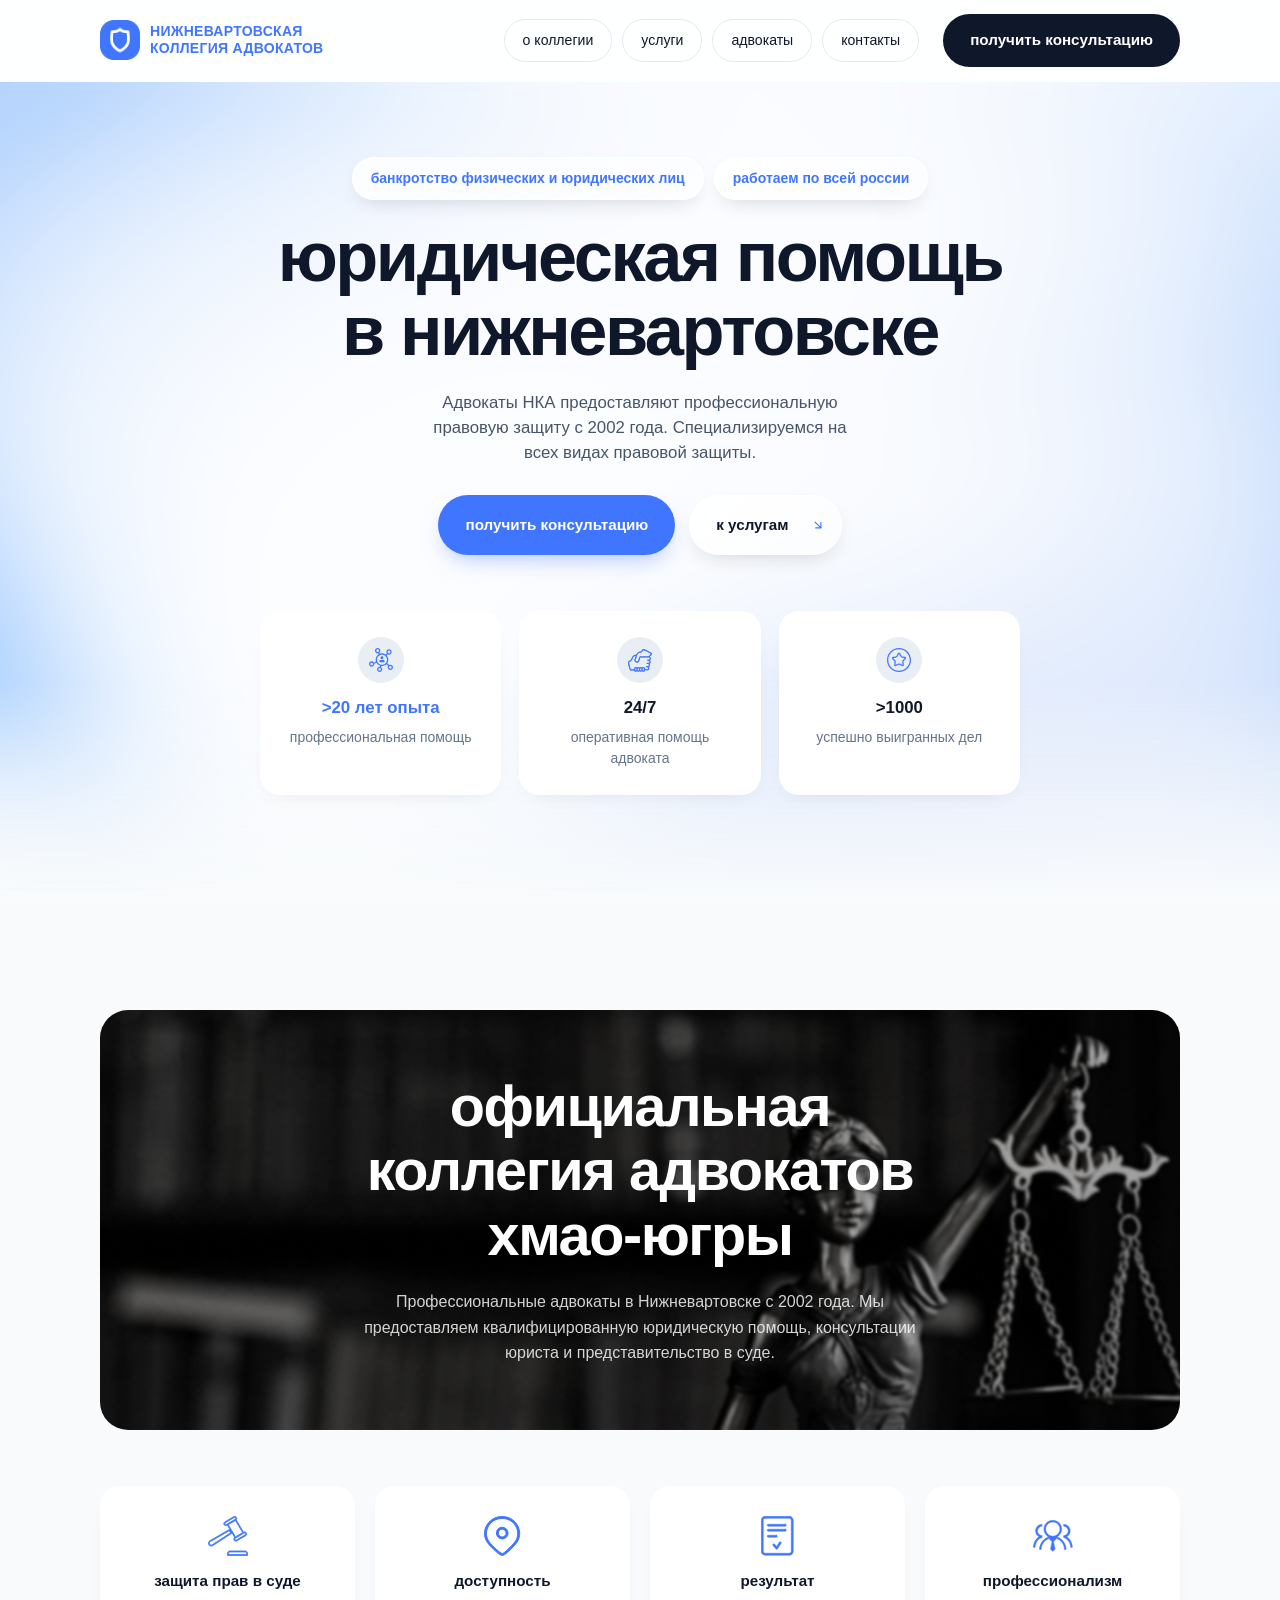
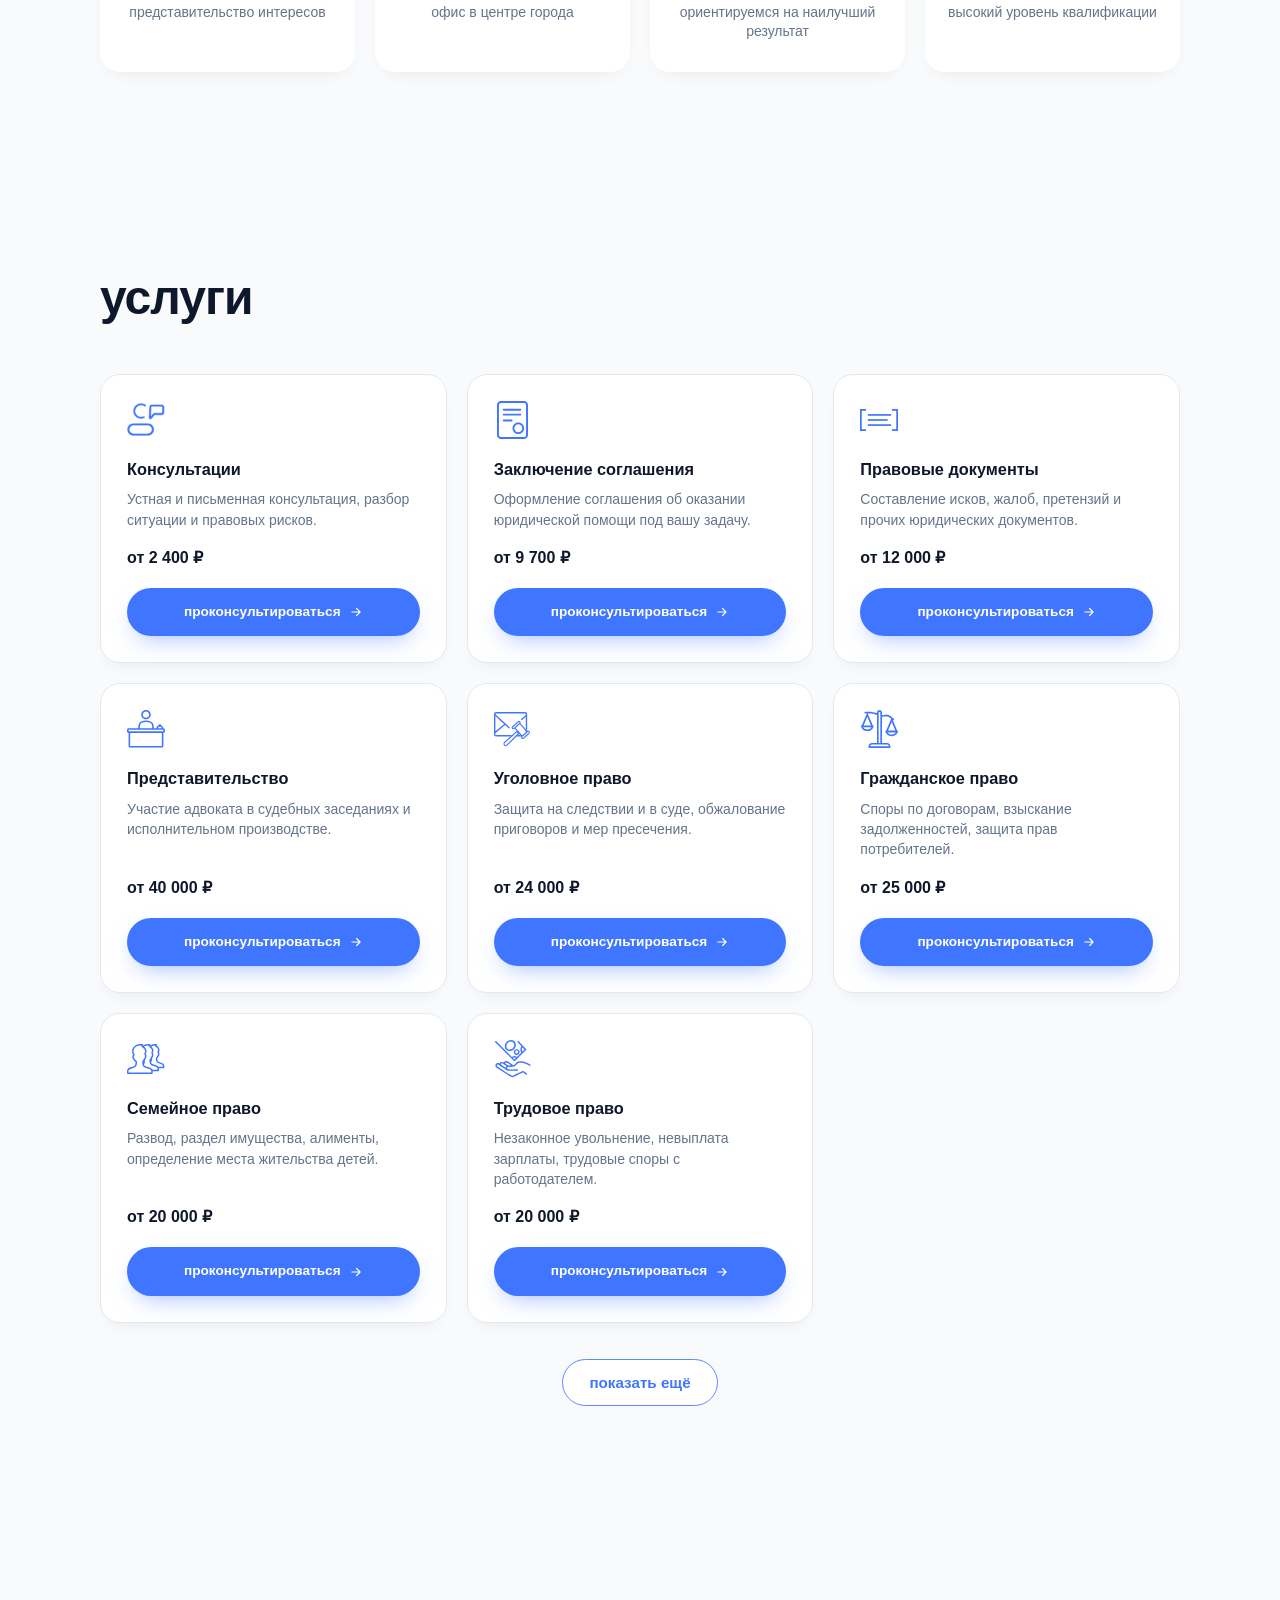
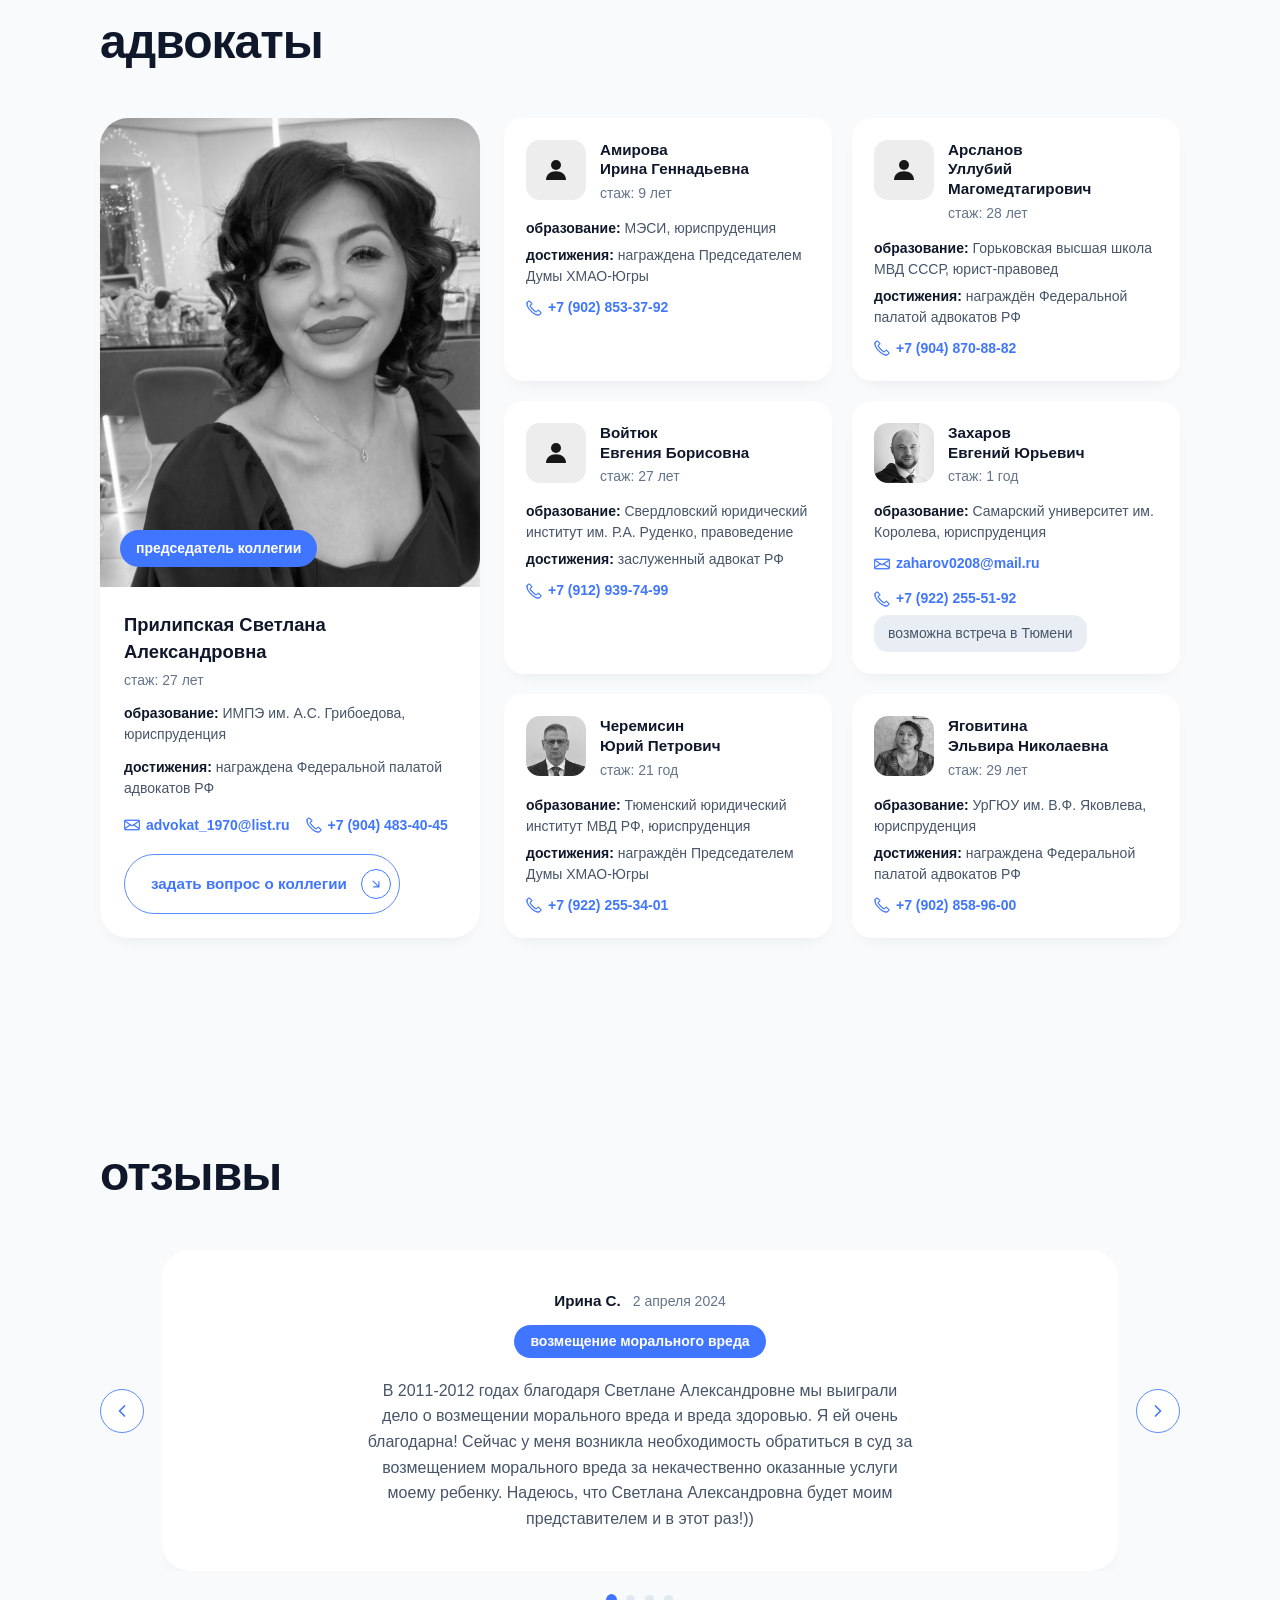
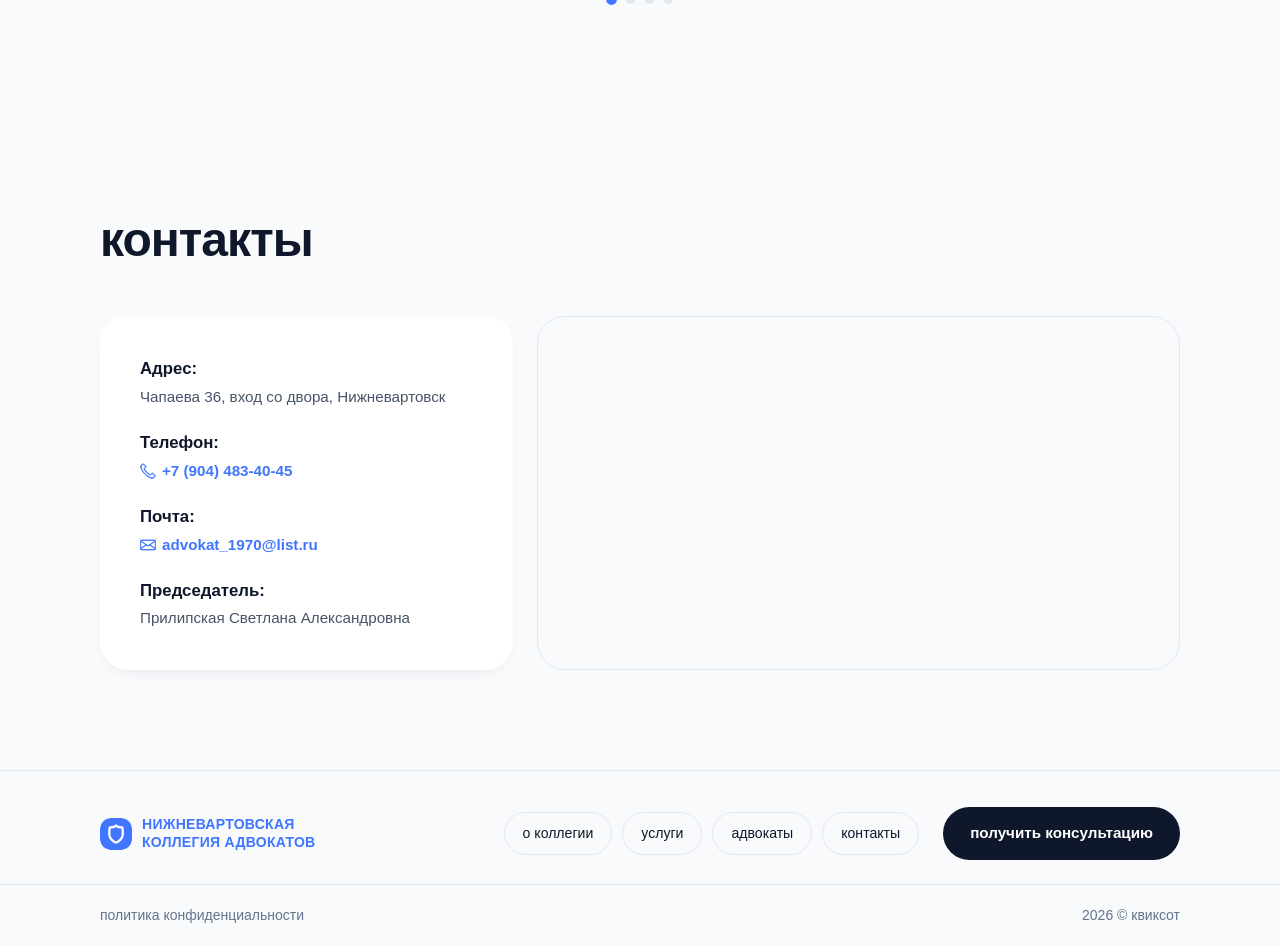
<file: index.html>
<!doctype html>
<html lang="ru">
<head>
<meta charset="UTF-8">
<meta name="viewport" content="width=device-width, initial-scale=1.0">
<title>Юридическая помощь в Нижневартовске — Нижневартовская коллегия адвокатов</title>
<meta name="description" content="Нижневартовская коллегия адвокатов (НКА) — профессиональная юридическая помощь в Нижневартовске и ХМАО-Югре: консультации, представительство в суде, банкротство, семейные и уголовные дела. Работаем по всей России.">
<meta name="keywords" content="адвокат Нижневартовск, юридическая помощь ХМАО, коллегия адвокатов, юрист Нижневартовск, банкротство физических лиц, консультация юриста, представительство в суде">
<meta name="robots" content="index, follow">
<meta name="author" content="Нижневартовская коллегия адвокатов">
<link rel="canonical" href="https://advokat-nv.ru/">
<link rel="icon" href="assets/brand/logo.png">
<meta name="theme-color" content="#4076ff">

<!-- Open Graph -->
<meta property="og:type" content="website">
<meta property="og:site_name" content="Нижневартовская коллегия адвокатов">
<meta property="og:title" content="Юридическая помощь в Нижневартовске — Нижневартовская коллегия адвокатов">
<meta property="og:description" content="Профессиональная юридическая помощь в Нижневартовске и ХМАО-Югре: консультации, представительство в суде, банкротство, семейные и уголовные дела.">
<meta property="og:image" content="https://advokat-nv.ru/assets/about/hero-banner.png">
<meta property="og:url" content="https://advokat-nv.ru/">
<meta property="og:locale" content="ru_RU">

<!-- Twitter Card -->
<meta name="twitter:card" content="summary_large_image">
<meta name="twitter:title" content="Юридическая помощь в Нижневартовске — Нижневартовская коллегия адвокатов">
<meta name="twitter:description" content="Профессиональная юридическая помощь в Нижневартовске и ХМАО-Югре: консультации, представительство в суде, банкротство, семейные и уголовные дела.">
<meta name="twitter:image" content="https://advokat-nv.ru/assets/about/hero-banner.png">

<!-- Geo (ХМАО-Югра, Нижневартовск) -->
<meta name="geo.region" content="RU-KHM">
<meta name="geo.placename" content="Нижневартовск">
<meta name="geo.position" content="60.9346;76.5231">
<meta name="ICBM" content="60.9346, 76.5231">

<link rel="stylesheet" href="css/styles.css?v=17">
<noscript><style>
  .feature, .service-card, .lawyer-featured, .lawyer-mini, .stat-card {
    opacity: 1 !important;
    transform: none !important;
    animation: none !important;
  }
</style></noscript>

<script type="application/ld+json">
{
  "@context": "https://schema.org",
  "@type": "LegalService",
  "name": "Нижневартовская коллегия адвокатов",
  "alternateName": "НКА",
  "image": "https://advokat-nv.ru/assets/about/hero-banner.png",
  "url": "https://advokat-nv.ru/",
  "telephone": "+7-904-483-40-45",
  "email": "advokat_1970@list.ru",
  "priceRange": "от 2400 ₽",
  "address": {
    "@type": "PostalAddress",
    "streetAddress": "улица Чапаева, 36",
    "addressLocality": "Нижневартовск",
    "addressRegion": "Ханты-Мансийский автономный округ - Югра",
    "addressCountry": "RU"
  },
  "geo": {
    "@type": "GeoCoordinates",
    "latitude": 60.9346,
    "longitude": 76.5231
  },
  "areaServed": [
    {
      "@type": "AdministrativeArea",
      "name": "Ханты-Мансийский автономный округ - Югра"
    },
    {
      "@type": "Country",
      "name": "Россия"
    }
  ]
}
</script>
</head>
<body>

<header class="site-header">
  <div class="container header-row">
    <a class="brand" href="#top">
      <img src="assets/brand/logo.png" alt="" class="brand-mark" width="40" height="40">
      <span class="brand-name">нижневартовская<br>коллегия адвокатов</span>
    </a>

    <nav class="main-nav" id="main-nav">
      <a href="#about">о коллегии</a>
      <a href="#services">услуги</a>
      <a href="#team">адвокаты</a>
      <a href="#contacts">контакты</a>
      <a href="#contacts" class="btn btn-blue main-nav-cta js-open-modal">получить консультацию</a>
    </nav>

    <a href="#contacts" class="btn btn-dark header-cta js-open-modal">получить консультацию</a>

    <button class="nav-toggle" id="nav-toggle" aria-label="Открыть меню" aria-expanded="false">
      <span></span><span></span><span></span>
    </button>
  </div>
</header>

<main id="top">

  <!-- HERO -->
  <section class="hero">
    <div class="hero-fog-bg" id="hero-fog-bg"></div>
    <div class="hero-fade-bottom"></div>
    <div class="container hero-grid">
      <div class="hero-copy">
        <div class="hero-badges">
          <span class="hero-badge">банкротство физических и юридических&nbsp;лиц</span>
          <span class="hero-badge">работаем по всей россии</span>
        </div>
        <h1>юридическая помощь<br>в нижневартовске</h1>
        <p class="hero-lead">Адвокаты НКА предоставляют профессиональную правовую защиту с 2002 года. Специализируемся на всех видах правовой защиты.</p>
        <div class="hero-actions">
          <a href="#contacts" class="btn btn-blue js-open-modal">получить консультацию</a>
          <a href="#services" class="btn btn-outline btn-icon-end">
            к услугам
            <span class="btn-icon-circle">
              <svg width="14" height="14" viewBox="0 0 24 24" fill="none"><path d="M7 7l10 10M8 17h9V8" stroke="currentColor" stroke-width="2" stroke-linecap="round" stroke-linejoin="round"/></svg>
            </span>
          </a>
        </div>

        <div class="stats-row">
          <div class="stat-card">
            <span class="stat-icon-badge">
              <img src="assets/icons/stat-experience.svg" alt="">
            </span>
            <strong class="stat-value stat-value-blue">&gt;20 лет опыта</strong>
            <span class="stat-label">профессиональная помощь</span>
          </div>
          <div class="stat-card">
            <span class="stat-icon-badge">
              <img src="assets/icons/stat-247.svg" alt="">
            </span>
            <strong class="stat-value">24/7</strong>
            <span class="stat-label">оперативная помощь адвоката</span>
          </div>
          <div class="stat-card">
            <span class="stat-icon-badge">
              <img src="assets/icons/stat-1000.svg" alt="">
            </span>
            <strong class="stat-value">&gt;1000</strong>
            <span class="stat-label">успешно выигранных дел</span>
          </div>
        </div>
      </div>
    </div>
  </section>

  <!-- ABOUT -->
  <section class="about" id="about">
    <div class="container">
      <div class="about-banner">
        <img src="assets/about/hero-banner.png" alt="" class="about-banner-img">
        <div class="about-banner-overlay">
          <h2 class="about-title">официальная<br>коллегия адвокатов<br>хмао-югры</h2>
          <p class="about-lead">Профессиональные адвокаты в Нижневартовске с 2002 года. Мы предоставляем квалифицированную юридическую помощь, консультации юриста и представительство в суде.</p>
        </div>
      </div>

      <div class="feature-row">
        <div class="feature">
          <img src="assets/icons/about-court.svg" alt="" class="feature-icon">
          <strong>защита прав в суде</strong>
          <span>представительство интересов</span>
        </div>
        <div class="feature">
          <img src="assets/icons/about-accessibility.svg" alt="" class="feature-icon">
          <strong>доступность</strong>
          <span>офис в центре города</span>
        </div>
        <div class="feature">
          <img src="assets/icons/about-result.svg" alt="" class="feature-icon">
          <strong>результат</strong>
          <span>ориентируемся на наилучший результат</span>
        </div>
        <div class="feature">
          <img src="assets/icons/about-professionalism.svg" alt="" class="feature-icon">
          <strong>профессионализм</strong>
          <span>высокий уровень квалификации</span>
        </div>
      </div>
    </div>
  </section>

  <!-- SERVICES -->
  <section class="services" id="services">
    <div class="container">
      <h2 class="section-title">услуги</h2>

      <div class="services-grid">

        <article class="service-card">
          <img class="service-icon" src="assets/icons/svc-consultation.svg" alt="">
          <h3>Консультации</h3>
          <p>Устная и письменная консультация, разбор ситуации и правовых рисков.</p>
          <div class="service-price">от 2 400 ₽</div>
          <a href="#contacts" class="btn btn-blue btn-block js-open-modal">проконсультироваться <svg width="14" height="14" viewBox="0 0 24 24" fill="none"><path d="M5 12h14M13 6l6 6-6 6" stroke="currentColor" stroke-width="2" stroke-linecap="round" stroke-linejoin="round"/></svg></a>
        </article>

        <article class="service-card">
          <img class="service-icon" src="assets/icons/svc-agreement.svg" alt="">
          <h3>Заключение соглашения</h3>
          <p>Оформление соглашения об оказании юридической помощи под вашу задачу.</p>
          <div class="service-price">от 9 700 ₽</div>
          <a href="#contacts" class="btn btn-blue btn-block js-open-modal">проконсультироваться <svg width="14" height="14" viewBox="0 0 24 24" fill="none"><path d="M5 12h14M13 6l6 6-6 6" stroke="currentColor" stroke-width="2" stroke-linecap="round" stroke-linejoin="round"/></svg></a>
        </article>

        <article class="service-card">
          <img class="service-icon" src="assets/icons/svc-documents.svg" alt="">
          <h3>Правовые документы</h3>
          <p>Составление исков, жалоб, претензий и прочих юридических документов.</p>
          <div class="service-price">от 12 000 ₽</div>
          <a href="#contacts" class="btn btn-blue btn-block js-open-modal">проконсультироваться <svg width="14" height="14" viewBox="0 0 24 24" fill="none"><path d="M5 12h14M13 6l6 6-6 6" stroke="currentColor" stroke-width="2" stroke-linecap="round" stroke-linejoin="round"/></svg></a>
        </article>

        <article class="service-card">
          <img class="service-icon" src="assets/icons/svc-representation.svg" alt="">
          <h3>Представительство</h3>
          <p>Участие адвоката в судебных заседаниях и исполнительном производстве.</p>
          <div class="service-price">от 40 000 ₽</div>
          <a href="#contacts" class="btn btn-blue btn-block js-open-modal">проконсультироваться <svg width="14" height="14" viewBox="0 0 24 24" fill="none"><path d="M5 12h14M13 6l6 6-6 6" stroke="currentColor" stroke-width="2" stroke-linecap="round" stroke-linejoin="round"/></svg></a>
        </article>

        <article class="service-card">
          <img class="service-icon" src="assets/icons/svc-criminal.svg" alt="">
          <h3>Уголовное право</h3>
          <p>Защита на следствии и в суде, обжалование приговоров и мер пресечения.</p>
          <div class="service-price">от 24 000 ₽</div>
          <a href="#contacts" class="btn btn-blue btn-block js-open-modal">проконсультироваться <svg width="14" height="14" viewBox="0 0 24 24" fill="none"><path d="M5 12h14M13 6l6 6-6 6" stroke="currentColor" stroke-width="2" stroke-linecap="round" stroke-linejoin="round"/></svg></a>
        </article>

        <article class="service-card">
          <img class="service-icon" src="assets/icons/svc-civil.svg" alt="">
          <h3>Гражданское право</h3>
          <p>Споры по договорам, взыскание задолженностей, защита прав потребителей.</p>
          <div class="service-price">от 25 000 ₽</div>
          <a href="#contacts" class="btn btn-blue btn-block js-open-modal">проконсультироваться <svg width="14" height="14" viewBox="0 0 24 24" fill="none"><path d="M5 12h14M13 6l6 6-6 6" stroke="currentColor" stroke-width="2" stroke-linecap="round" stroke-linejoin="round"/></svg></a>
        </article>

        <article class="service-card">
          <img class="service-icon" src="assets/icons/svc-family.svg" alt="">
          <h3>Семейное право</h3>
          <p>Развод, раздел имущества, алименты, определение места жительства детей.</p>
          <div class="service-price">от 20 000 ₽</div>
          <a href="#contacts" class="btn btn-blue btn-block js-open-modal">проконсультироваться <svg width="14" height="14" viewBox="0 0 24 24" fill="none"><path d="M5 12h14M13 6l6 6-6 6" stroke="currentColor" stroke-width="2" stroke-linecap="round" stroke-linejoin="round"/></svg></a>
        </article>

        <article class="service-card">
          <img class="service-icon" src="assets/icons/svc-labor.svg" alt="">
          <h3>Трудовое право</h3>
          <p>Незаконное увольнение, невыплата зарплаты, трудовые споры с работодателем.</p>
          <div class="service-price">от 20 000 ₽</div>
          <a href="#contacts" class="btn btn-blue btn-block js-open-modal">проконсультироваться <svg width="14" height="14" viewBox="0 0 24 24" fill="none"><path d="M5 12h14M13 6l6 6-6 6" stroke="currentColor" stroke-width="2" stroke-linecap="round" stroke-linejoin="round"/></svg></a>
        </article>

        <article class="service-card">
          <img class="service-icon" src="assets/icons/svc-administrative.svg" alt="">
          <h3>Административное право</h3>
          <p>Обжалование штрафов и постановлений, споры с госорганами.</p>
          <div class="service-price">от 18 000 ₽</div>
          <a href="#contacts" class="btn btn-blue btn-block js-open-modal">проконсультироваться <svg width="14" height="14" viewBox="0 0 24 24" fill="none"><path d="M5 12h14M13 6l6 6-6 6" stroke="currentColor" stroke-width="2" stroke-linecap="round" stroke-linejoin="round"/></svg></a>
        </article>

        <article class="service-card">
          <img class="service-icon" src="assets/icons/svc-realestate.svg" alt="">
          <h3>Недвижимость</h3>
          <p>Сопровождение сделок, споры о праве собственности, узаконивание построек.</p>
          <div class="service-price">от 16 000 ₽</div>
          <a href="#contacts" class="btn btn-blue btn-block js-open-modal">проконсультироваться <svg width="14" height="14" viewBox="0 0 24 24" fill="none"><path d="M5 12h14M13 6l6 6-6 6" stroke="currentColor" stroke-width="2" stroke-linecap="round" stroke-linejoin="round"/></svg></a>
        </article>

        <article class="service-card">
          <img class="service-icon" src="assets/icons/svc-corporate.svg" alt="">
          <h3>Корпоративное право</h3>
          <p>Регистрация и сопровождение бизнеса, корпоративные споры, договорная работа.</p>
          <div class="service-price">от 30 000 ₽</div>
          <a href="#contacts" class="btn btn-blue btn-block js-open-modal">проконсультироваться <svg width="14" height="14" viewBox="0 0 24 24" fill="none"><path d="M5 12h14M13 6l6 6-6 6" stroke="currentColor" stroke-width="2" stroke-linecap="round" stroke-linejoin="round"/></svg></a>
        </article>

        <article class="service-card">
          <img class="service-icon" src="assets/icons/svc-accident.svg" alt="">
          <h3>ДТП и страхование</h3>
          <p>Взыскание выплат со страховых, споры об оценке ущерба после ДТП.</p>
          <div class="service-price">от 25 000 ₽</div>
          <a href="#contacts" class="btn btn-blue btn-block js-open-modal">проконсультироваться <svg width="14" height="14" viewBox="0 0 24 24" fill="none"><path d="M5 12h14M13 6l6 6-6 6" stroke="currentColor" stroke-width="2" stroke-linecap="round" stroke-linejoin="round"/></svg></a>
        </article>

      </div>

      <div class="services-more">
        <button type="button" class="btn btn-outline-blue" id="services-toggle">показать ещё</button>
      </div>
    </div>
  </section>

  <!-- TEAM -->
  <section class="team" id="team">
    <div class="container">
      <h2 class="section-title">адвокаты</h2>

      <div class="team-grid">
        <article class="lawyer-featured">
          <div class="lawyer-featured-photo">
            <img src="assets/team/prilipskaya.png" alt="Прилипская Светлана Александровна">
            <span class="lawyer-badge">председатель коллегии</span>
          </div>
          <div class="lawyer-featured-body">
            <h3>Прилипская Светлана Александровна</h3>
            <span class="lawyer-tenure-text">стаж: 27 лет</span>
            <p><b>образование:</b> ИМПЭ им. А.С. Грибоедова, юриспруденция</p>
            <p><b>достижения:</b> награждена Федеральной палатой адвокатов РФ</p>
            <div class="lawyer-contact">
              <a href="mailto:advokat_1970@list.ru"><img class="contact-icon" src="assets/icons/contact-mail.svg" alt="">advokat_1970@list.ru</a>
              <a href="tel:+79044834045"><img class="contact-icon" src="assets/icons/contact-phone.svg" alt="">+7 (904) 483-40-45</a>
            </div>
            <a href="#contacts" class="btn btn-outline-blue btn-icon-end js-open-modal">
              задать вопрос о коллегии
              <span class="btn-icon-circle">
                <svg width="14" height="14" viewBox="0 0 24 24" fill="none"><path d="M7 7l10 10M8 17h9V8" stroke="currentColor" stroke-width="2" stroke-linecap="round" stroke-linejoin="round"/></svg>
              </span>
            </a>
          </div>
        </article>

        <div class="lawyer-mini-grid">
          <article class="lawyer-mini">
            <div class="lawyer-mini-head">
              <span class="avatar-placeholder">
                <svg viewBox="0 0 24 24" fill="currentColor"><circle cx="12" cy="8" r="4"/><path d="M4 20c0-4.4 3.6-7 8-7s8 2.6 8 7"/></svg>
              </span>
              <div>
                <h4>Амирова<br>Ирина Геннадьевна</h4>
                <span class="lawyer-mini-tenure">стаж: 9 лет</span>
              </div>
            </div>
            <div class="lawyer-mini-body">
              <p><b>образование:</b> МЭСИ, юриспруденция</p>
              <p><b>достижения:</b> награждена Председателем Думы ХМАО-Югры</p>
              <div class="lawyer-contact-mini">
                <a href="tel:+79028533792"><img class="contact-icon" src="assets/icons/contact-phone.svg" alt="">+7 (902) 853-37-92</a>
              </div>
            </div>
          </article>

          <article class="lawyer-mini">
            <div class="lawyer-mini-head">
              <span class="avatar-placeholder">
                <svg viewBox="0 0 24 24" fill="currentColor"><circle cx="12" cy="8" r="4"/><path d="M4 20c0-4.4 3.6-7 8-7s8 2.6 8 7"/></svg>
              </span>
              <div>
                <h4>Арсланов<br>Уллубий Магомедтагирович</h4>
                <span class="lawyer-mini-tenure">стаж: 28 лет</span>
              </div>
            </div>
            <div class="lawyer-mini-body">
              <p><b>образование:</b> Горьковская высшая школа МВД СССР, юрист-правовед</p>
              <p><b>достижения:</b> награждён Федеральной палатой адвокатов РФ</p>
              <div class="lawyer-contact-mini">
                <a href="tel:+79048708882"><img class="contact-icon" src="assets/icons/contact-phone.svg" alt="">+7 (904) 870-88-82</a>
              </div>
            </div>
          </article>

          <article class="lawyer-mini">
            <div class="lawyer-mini-head">
              <span class="avatar-placeholder">
                <svg viewBox="0 0 24 24" fill="currentColor"><circle cx="12" cy="8" r="4"/><path d="M4 20c0-4.4 3.6-7 8-7s8 2.6 8 7"/></svg>
              </span>
              <div>
                <h4>Войтюк<br>Евгения Борисовна</h4>
                <span class="lawyer-mini-tenure">стаж: 27 лет</span>
              </div>
            </div>
            <div class="lawyer-mini-body">
              <p><b>образование:</b> Свердловский юридический институт им. Р.А. Руденко, правоведение</p>
              <p><b>достижения:</b> заслуженный адвокат РФ</p>
              <div class="lawyer-contact-mini">
                <a href="tel:+79129397499"><img class="contact-icon" src="assets/icons/contact-phone.svg" alt="">+7 (912) 939-74-99</a>
              </div>
            </div>
          </article>

          <article class="lawyer-mini">
            <div class="lawyer-mini-head">
              <img src="assets/team/zakharov.png" alt="Захаров Евгений Юрьевич" class="lawyer-mini-photo">
              <div>
                <h4>Захаров<br>Евгений Юрьевич</h4>
                <span class="lawyer-mini-tenure">стаж: 1 год</span>
              </div>
            </div>
            <div class="lawyer-mini-body">
              <p><b>образование:</b> Самарский университет им. Королева, юриспруденция</p>
              <div class="lawyer-contact-mini">
                <a href="mailto:zaharov0208@mail.ru"><img class="contact-icon" src="assets/icons/contact-mail.svg" alt="">zaharov0208@mail.ru</a>
                <a href="tel:+79222555192"><img class="contact-icon" src="assets/icons/contact-phone.svg" alt="">+7 (922) 255-51-92</a>
              </div>
              <p class="lawyer-hint">возможна встреча в Тюмени</p>
            </div>
          </article>

          <article class="lawyer-mini">
            <div class="lawyer-mini-head">
              <img src="assets/team/cheremisin.png" alt="Черемисин Юрий Петрович" class="lawyer-mini-photo">
              <div>
                <h4>Черемисин<br>Юрий Петрович</h4>
                <span class="lawyer-mini-tenure">стаж: 21 год</span>
              </div>
            </div>
            <div class="lawyer-mini-body">
              <p><b>образование:</b> Тюменский юридический институт МВД РФ, юриспруденция</p>
              <p><b>достижения:</b> награждён Председателем Думы ХМАО-Югры</p>
              <div class="lawyer-contact-mini">
                <a href="tel:+79222553401"><img class="contact-icon" src="assets/icons/contact-phone.svg" alt="">+7 (922) 255-34-01</a>
              </div>
            </div>
          </article>

          <article class="lawyer-mini">
            <div class="lawyer-mini-head">
              <img src="assets/team/yagovitina.png" alt="Яговитина Эльвира Николаевна" class="lawyer-mini-photo">
              <div>
                <h4>Яговитина<br>Эльвира Николаевна</h4>
                <span class="lawyer-mini-tenure">стаж: 29 лет</span>
              </div>
            </div>
            <div class="lawyer-mini-body">
              <p><b>образование:</b> УрГЮУ им. В.Ф. Яковлева, юриспруденция</p>
              <p><b>достижения:</b> награждена Федеральной палатой адвокатов РФ</p>
              <div class="lawyer-contact-mini">
                <a href="tel:+79028589600"><img class="contact-icon" src="assets/icons/contact-phone.svg" alt="">+7 (902) 858-96-00</a>
              </div>
            </div>
          </article>
        </div>
      </div>
    </div>
  </section>

  <!-- REVIEWS -->
  <section class="reviews" id="reviews">
    <div class="container">
      <h2 class="section-title">отзывы</h2>

      <div class="review-carousel">
        <button class="review-nav" id="review-prev" aria-label="Предыдущий отзыв">
          <svg width="20" height="20" viewBox="0 0 24 24" fill="none"><path d="M15 6l-6 6 6 6" stroke="currentColor" stroke-width="2" stroke-linecap="round" stroke-linejoin="round"/></svg>
        </button>

        <div class="review-track" id="review-track">
          <article class="review-card">
            <div class="review-head">
              <strong>Ирина С.</strong>
              <span>2 апреля 2024</span>
            </div>
            <span class="review-tag">возмещение морального вреда</span>
            <p>В 2011-2012 годах благодаря Светлане Александровне мы выиграли дело о возмещении морального вреда и вреда здоровью. Я ей очень благодарна! Сейчас у меня возникла необходимость обратиться в суд за возмещением морального вреда за некачественно оказанные услуги моему ребенку. Надеюсь, что Светлана Александровна будет моим представителем и в этот раз!))</p>
          </article>

          <article class="review-card">
            <div class="review-head">
              <strong>Елена И.</strong>
              <span>25 января 2025</span>
            </div>
            <span class="review-tag">отзыв о коллегии</span>
            <p>Смело можно обращаться в данную коллегию, большинство адвокатов грамотные, а за всех могу сказать, что сделают все в интересах клиента.</p>
          </article>

          <article class="review-card">
            <div class="review-head">
              <strong>Оксана Г.</strong>
              <span>8 февраля 2015</span>
            </div>
            <span class="review-tag">защита прав потребителей</span>
            <p>Прилипская Светлана Александровна. Чапаева 36. Можете у меня на стене прочитать решение суда со Связным. Она лучшая в городе! Она знает что и как делать. Я бы сказала, что она действительно разбирается в том что делает.</p>
          </article>

          <article class="review-card">
            <div class="review-head">
              <strong>Александр В.</strong>
              <span>28 мая 2024</span>
            </div>
            <span class="review-tag">гражданское делопроизводство</span>
            <p>Спасибо Эльвире Николаевне, очень хороший юрист теперь буду обращаться только к ней.</p>
          </article>
        </div>

        <button class="review-nav" id="review-next" aria-label="Следующий отзыв">
          <svg width="20" height="20" viewBox="0 0 24 24" fill="none"><path d="M9 6l6 6-6 6" stroke="currentColor" stroke-width="2" stroke-linecap="round" stroke-linejoin="round"/></svg>
        </button>
      </div>

      <div class="review-dots" id="review-dots"></div>
    </div>
  </section>

  <!-- CONTACTS -->
  <section class="contacts" id="contacts">
    <div class="container">
      <h2 class="section-title">контакты</h2>

      <div class="contacts-grid">
        <div class="contacts-info">
          <div class="contact-row">
            <span class="contact-label">Адрес:</span>
            <span class="contact-value">Чапаева 36, вход со двора, Нижневартовск</span>
          </div>
          <div class="contact-row">
            <span class="contact-label">Телефон:</span>
            <a class="contact-value" href="tel:+79044834045"><img class="contact-icon" src="assets/icons/contact-phone.svg" alt="">+7 (904) 483-40-45</a>
          </div>
          <div class="contact-row">
            <span class="contact-label">Почта:</span>
            <a class="contact-value" href="mailto:advokat_1970@list.ru"><img class="contact-icon" src="assets/icons/contact-mail.svg" alt="">advokat_1970@list.ru</a>
          </div>
          <div class="contact-row">
            <span class="contact-label">Председатель:</span>
            <span class="contact-value">Прилипская Светлана Александровна</span>
          </div>
        </div>

        <div class="contacts-map">
          <iframe
            src="https://yandex.ru/map-widget/v1/?text=Нижневартовск%2C%20улица%20Чапаева%2C%2036&z=16"
            width="100%" height="100%" frameborder="0" loading="lazy"
            title="Карта — адрес коллегии адвокатов"></iframe>
        </div>
      </div>
    </div>
  </section>

</main>

<footer class="site-footer">
  <div class="container footer-row">
    <a class="brand" href="#top">
      <img src="assets/brand/logo.png" alt="" class="brand-mark" width="32" height="32">
      <span class="brand-name">нижневартовская<br>коллегия адвокатов</span>
    </a>
    <nav class="main-nav">
      <a href="#about">о коллегии</a>
      <a href="#services">услуги</a>
      <a href="#team">адвокаты</a>
      <a href="#contacts">контакты</a>
    </nav>
    <a href="#contacts" class="btn btn-dark js-open-modal">получить консультацию</a>
  </div>
  <div class="container footer-bottom">
    <a href="#">политика конфиденциальности</a>
    <span>2026 © <a href="https://kviksot.tilda.ws/" target="_blank" rel="noopener">квиксот</a></span>
  </div>
</footer>

<div class="modal-overlay" id="modal-overlay">
  <div class="modal" role="dialog" aria-modal="true" aria-labelledby="modal-title">
    <button class="modal-close" id="modal-close" type="button" aria-label="Закрыть">
      <svg width="18" height="18" viewBox="0 0 24 24" fill="none"><path d="M6 6l12 12M18 6L6 18" stroke="currentColor" stroke-width="2" stroke-linecap="round"/></svg>
    </button>

    <div id="modal-body">
      <h3 id="modal-title" class="modal-title">получить консультацию</h3>
      <p class="modal-subtitle">Вы можете связаться с нами любым удобным способом и получить консультацию по телефону или в офисе</p>

      <div class="modal-contact-actions">
        <a href="tel:+79044834045" class="contact-action contact-action-filled">
          <svg width="20" height="20" viewBox="0 0 24 24" fill="none"><path d="M6.6 10.8c1.3 2.6 3 4.3 5.6 5.6l1.9-1.9c.3-.3.7-.4 1-.2 1.1.4 2.3.6 3.5.6.6 0 1 .4 1 1v3.5c0 .6-.4 1-1 1C10.4 20.4 3.6 13.6 3.6 5.4c0-.6.4-1 1-1H8c.6 0 1 .4 1 1 0 1.2.2 2.4.6 3.5.1.4 0 .8-.2 1l-1.9 1.9z" stroke="currentColor" stroke-width="1.6" stroke-linecap="round" stroke-linejoin="round"/></svg>
          +7 (904) 483-40-45
        </a>
        <a href="mailto:advokat_1970@list.ru" class="contact-action contact-action-filled">
          <svg width="20" height="20" viewBox="0 0 24 24" fill="none"><rect x="3" y="5" width="18" height="14" rx="2" stroke="currentColor" stroke-width="1.6"/><path d="M4 7l8 6 8-6" stroke="currentColor" stroke-width="1.6" stroke-linecap="round" stroke-linejoin="round"/></svg>
          advokat_1970@list.ru
        </a>
        <a href="https://yandex.ru/maps/?text=Нижневартовск%2C%20улица%20Чапаева%2C%2036" target="_blank" rel="noopener" class="contact-action contact-action-outline">
          <svg width="20" height="20" viewBox="0 0 24 24" fill="none"><path d="M12 21s7-6.1 7-11.5A7 7 0 0 0 5 9.5C5 14.9 12 21 12 21z" stroke="currentColor" stroke-width="1.6" stroke-linejoin="round"/><circle cx="12" cy="9.5" r="2.3" stroke="currentColor" stroke-width="1.6"/></svg>
          Чапаева 36, вход со двора, г. Нижневартовск
        </a>
      </div>
    </div>

    <div id="modal-body-old" hidden style="display: none;">
      <h3 class="modal-title">Оставить заявку</h3>
      <p class="modal-subtitle">Заполните форму и мы свяжемся с вами в ближайшее время</p>

      <form class="modal-form" id="modal-form">
        <label class="field">
          <span class="field-label">Ваше имя</span>
          <input type="text" name="name" placeholder="Иван Иванов" autocomplete="name" required>
        </label>
        <label class="field">
          <span class="field-label">Номер телефона</span>
          <input type="tel" name="phone" placeholder="+7 (999) 999-99-99" autocomplete="tel" required>
        </label>
        <label class="field">
          <span class="field-label">Ваш вопрос</span>
          <input type="text" name="question" placeholder="Опишите ситуацию">
        </label>

        <button type="submit" class="btn btn-blue btn-block modal-submit">Отправить данные</button>

        <label class="modal-consent">
          <input type="checkbox" required>
          <span>Нажимая на кнопку «отправить данные», вы соглашаетесь с «<a href="#">политикой конфиденциальности</a>»</span>
        </label>
      </form>
    </div>
  </div>
</div>

<script src="assets/vendor/three.min.js"></script>
<script src="assets/vendor/vanta.fog.min.js"></script>
<script src="js/main.js?v=16"></script>
</body>
</html>
</file>
<file: css/styles.css>
/* ==========================================================================
   Variables
   ========================================================================== */
:root {
  --header-h: 82px;
  --blue-700: #2b52d6;
  --blue-600: #4076ff;
  --blue-500: #5c8bff;
  --blue-50:  #e9eef5;
  --blue-25:  #f8fafc;

  --ink-900: #0f172a;
  --ink-700: #475569;
  --ink-500: #64748b;
  --line:    #e2e8f0;

  --white: #ffffff;
  --bg-page: #f8fafc;

  --radius-lg: 28px;
  --radius-md: 20px;
  --radius-sm: 14px;
  --radius-pill: 999px;

  --shadow-soft: 0 16px 40px -22px rgba(15, 23, 42, 0.16);
  --shadow-card: 0 8px 20px -12px rgba(15, 23, 42, 0.12);

  --container: 1600px;

  font-size: 16px;
}

/* ==========================================================================
   Reset / base
   ========================================================================== */
*, *::before, *::after { box-sizing: border-box; }
html { scroll-behavior: smooth; }
body {
  margin: 0;
  font-family: -apple-system, BlinkMacSystemFont, "Segoe UI", Roboto, "Helvetica Neue", Arial, sans-serif;
  color: var(--ink-900);
  background: var(--bg-page);
  line-height: 1.5;
  overflow-x: hidden;
}
img { max-width: 100%; display: block; }
a { color: inherit; text-decoration: none; }
ul, dl { margin: 0; padding: 0; }
h1, h2, h3, h4, p { margin: 0; }
svg { flex-shrink: 0; }

.container {
  width: 100%;
  max-width: var(--container);
  margin-inline: auto;
  padding-inline: 100px;
}
@media (max-width: 1200px) {
  .container { padding-inline: 56px; }
}
@media (max-width: 720px) {
  .container { padding-inline: 24px; }
}

section { position: relative; }

.section-title {
  font-size: clamp(2.2rem, 5vw, 3rem);
  font-weight: 800;
  letter-spacing: -0.02em;
  margin-bottom: 40px;
}

/* ==========================================================================
   Buttons
   ========================================================================== */
.btn {
  display: inline-flex;
  align-items: center;
  justify-content: center;
  gap: 8px;
  padding: 14px 26px;
  border-radius: var(--radius-pill);
  font-weight: 600;
  font-size: 0.95rem;
  white-space: nowrap;
  border: 1px solid transparent;
  cursor: pointer;
  transition: transform 0.15s ease, box-shadow 0.15s ease, background-color 0.15s ease, border-color 0.15s ease, color 0.15s ease;
}
.btn:hover { transform: translateY(-1px); }
.btn:active { transform: translateY(0) scale(0.97); }

.btn-dark { background: var(--ink-900); color: var(--white); }
.btn-dark:hover { background: #000; }

.btn-blue { background: var(--blue-600); color: var(--white); box-shadow: 0 10px 24px -10px rgba(64,118,255,0.55); }
.btn-blue:hover { background: var(--blue-700); }

.btn-outline {
  background: linear-gradient(135deg, rgba(255, 255, 255, 0.85), rgba(255, 255, 255, 0.5));
  backdrop-filter: blur(14px);
  -webkit-backdrop-filter: blur(14px);
  color: var(--ink-900);
  border-color: rgba(255, 255, 255, 0.95);
  box-shadow: 0 8px 22px -10px rgba(15, 23, 42, 0.22), inset 0 1px 0 rgba(255, 255, 255, 0.8);
}
.btn-outline .btn-icon-circle { border-color: rgba(255, 255, 255, 0.95); }
.btn-outline:hover { background: rgba(255, 255, 255, 0.55); border-color: var(--blue-600); color: var(--blue-600); }
.btn-outline:hover .btn-icon-circle { border-color: var(--blue-600); color: var(--blue-600); }

.btn-outline-blue { background: var(--white); color: var(--blue-600); border-color: var(--blue-500); }
.btn-outline-blue:hover { background: var(--blue-600); color: var(--white); }
.btn-outline-blue .btn-icon-circle { color: inherit; border-color: currentColor; }

.btn-light { background: var(--blue-50); color: var(--ink-900); }
.btn-light:hover { background: var(--blue-500); color: var(--white); }

.btn-block { width: 100%; margin-top: 18px; white-space: normal; text-align: center; overflow-wrap: break-word; word-break: break-word; }
.btn-small { padding: 10px 18px; font-size: 0.875rem; margin-top: 14px; }

.btn-icon-end { padding-right: 8px; gap: 14px; }
.btn-icon-circle {
  display: flex;
  align-items: center;
  justify-content: center;
  width: 30px;
  height: 30px;
  border-radius: 50%;
  border: 1px solid var(--line);
  color: var(--blue-600);
}

/* ==========================================================================
   Header
   ========================================================================== */
.site-header {
  position: sticky;
  top: 0;
  z-index: 50;
  background: rgba(255, 255, 255, 0.85);
  backdrop-filter: blur(10px);
  border-bottom: 1px solid transparent;
  box-shadow: none;
  transition: box-shadow 0.25s ease, border-color 0.25s ease;
}
.site-header.is-scrolled {
  border-bottom-color: var(--line);
  box-shadow: 0 8px 24px -18px rgba(15, 23, 42, 0.35);
}
.header-row {
  display: flex;
  align-items: center;
  gap: 24px;
  padding-block: 14px;
}
.brand {
  display: flex;
  align-items: center;
  gap: 10px;
  margin-right: auto;
}
.brand-mark { border-radius: 10px; }
.brand-name {
  font-size: 0.875rem;
  font-weight: 700;
  text-transform: uppercase;
  letter-spacing: 0.02em;
  line-height: 1.25;
  color: var(--blue-600);
}
.main-nav {
  display: flex;
  gap: 10px;
  font-size: 0.88rem;
  font-weight: 500;
}
.main-nav a {
  padding: 10px 18px;
  border: 1px solid var(--line);
  border-radius: var(--radius-pill);
  transition: border-color 0.15s ease, color 0.15s ease;
}
.main-nav a:hover { color: var(--blue-600); border-color: var(--blue-500); }

.nav-toggle {
  display: none;
  flex-direction: column;
  justify-content: center;
  gap: 5px;
  width: 40px;
  height: 40px;
  border: 1px solid var(--line);
  border-radius: var(--radius-pill);
  background: var(--white);
  cursor: pointer;
}
.nav-toggle span {
  display: block;
  width: 18px;
  height: 2px;
  margin-inline: auto;
  background: var(--ink-900);
  transition: transform 0.2s ease, opacity 0.2s ease;
}
.nav-toggle.open span:nth-child(1) { transform: translateY(7px) rotate(45deg); }
.nav-toggle.open span:nth-child(2) { opacity: 0; }
.nav-toggle.open span:nth-child(3) { transform: translateY(-7px) rotate(-45deg); }

.main-nav-cta { display: none; }

/* ==========================================================================
   Hero
   ========================================================================== */
.hero {
  position: relative;
  min-height: calc(100vh - var(--header-h));
  min-height: calc(100dvh - var(--header-h));
  display: flex;
  flex-direction: column;
  justify-content: center;
  padding-block: 60px;
  overflow: hidden;
}
.hero-fog-bg {
  position: absolute;
  inset: 0;
  z-index: 0;
  pointer-events: none;
}
.hero-fade-bottom {
  position: absolute;
  left: 0;
  right: 0;
  bottom: 0;
  height: 220px;
  z-index: 0;
  pointer-events: none;
  background: linear-gradient(to bottom, rgba(248, 250, 252, 0) 0%, var(--bg-page) 100%);
}
.hero-grid {
  position: relative;
  z-index: 1;
  display: flex;
  flex-direction: column;
  align-items: center;
  text-align: center;
}
.hero-copy {
  display: flex;
  flex-direction: column;
  align-items: center;
  max-width: 760px;
}
.hero-badges {
  display: flex;
  flex-wrap: wrap;
  justify-content: center;
  gap: 10px;
  margin-bottom: 20px;
  opacity: 0;
  animation: fadeInUp 0.7s ease both 0s;
}
.hero-badge {
  background: linear-gradient(135deg, rgba(255, 255, 255, 0.85), rgba(255, 255, 255, 0.5));
  backdrop-filter: blur(14px);
  -webkit-backdrop-filter: blur(14px);
  border: 1px solid rgba(255, 255, 255, 0.95);
  box-shadow: 0 8px 22px -10px rgba(15, 23, 42, 0.22), inset 0 1px 0 rgba(255, 255, 255, 0.8);
  color: var(--blue-600);
  font-size: 0.875rem;
  font-weight: 600;
  padding: 10px 18px;
  border-radius: var(--radius-pill);
}
.hero-copy h1 {
  font-size: clamp(2.4rem, 5.6vw, 4.4rem);
  font-weight: 800;
  letter-spacing: -0.035em;
  line-height: 1.05;
  white-space: nowrap;
  opacity: 0;
  animation: fadeInUp 0.7s ease both 0.05s;
}
.hero-lead {
  margin-top: 22px;
  max-width: 46ch;
  color: var(--ink-700);
  font-size: 1.05rem;
  opacity: 0;
  animation: fadeInUp 0.7s ease both 0.18s;
}
.hero-actions {
  display: flex;
  flex-wrap: wrap;
  justify-content: center;
  gap: 14px;
  margin-top: 30px;
  opacity: 0;
  animation: fadeInUp 0.7s ease both 0.3s;
}

@keyframes fadeInUp {
  from { opacity: 0; transform: translateY(26px); }
  to { opacity: 1; transform: translateY(0); }
}
@keyframes fadeInScale {
  from { opacity: 0; transform: scale(0.88); }
  to { opacity: 1; transform: scale(1); }
}
@media (prefers-reduced-motion: reduce) {
  .hero-badges, .hero-copy h1, .hero-lead, .hero-actions {
    animation: none;
    opacity: 1;
  }
}

.stats-row {
  width: 100%;
  display: grid;
  grid-template-columns: repeat(3, minmax(0, 1fr));
  gap: 18px;
  margin-top: 56px;
  padding-bottom: 30px;
}
.stat-card {
  background: var(--white);
  border-radius: var(--radius-md);
  padding: 26px 20px;
  box-shadow: var(--shadow-card);
  text-align: center;
  display: flex;
  flex-direction: column;
  align-items: center;
  gap: 6px;
  opacity: 0;
  animation: fadeInUp 0.6s ease both;
  transition: box-shadow 0.25s ease, translate 0.25s ease;
}
.stat-card:hover {
  box-shadow: 0 18px 34px -16px rgba(15, 23, 42, 0.2);
  translate: 0 -3px;
}
.stat-icon-badge img { transition: transform 0.3s ease; }
.stat-card:hover .stat-icon-badge img { transform: scale(1.15); }
.stat-card:nth-child(1) { animation-delay: 0.42s; }
.stat-card:nth-child(2) { animation-delay: 0.52s; }
.stat-card:nth-child(3) { animation-delay: 0.62s; }
@media (prefers-reduced-motion: reduce) {
  .stat-card { animation: none; opacity: 1; }
}
.stat-icon-badge {
  width: 46px;
  height: 46px;
  border-radius: 50%;
  background: var(--blue-50);
  color: var(--blue-600);
  display: flex;
  align-items: center;
  justify-content: center;
  margin-bottom: 6px;
}
.stat-icon-badge img { width: 24px; height: 24px; object-fit: contain; }
.stat-value { font-size: 1.05rem; font-weight: 800; }
.stat-value-blue { color: var(--blue-600); }
.stat-label { color: var(--ink-500); font-size: 0.875rem; }

/* ==========================================================================
   About band
   ========================================================================== */
.about {
  padding-block: 110px 90px;
  text-align: center;
}

.about-banner {
  position: relative;
  border-radius: var(--radius-lg);
  overflow: hidden;
  min-height: 420px;
  display: flex;
  align-items: center;
  justify-content: center;
}
.about-banner-img {
  position: absolute;
  inset: 0;
  width: 100%;
  height: 100%;
  object-fit: cover;
}
.about-banner-overlay {
  position: relative;
  z-index: 1;
  padding: 60px 24px;
}

.about-title {
  color: var(--white);
  font-size: clamp(2.2rem, 5.4vw, 3.6rem);
  font-weight: 800;
  letter-spacing: -0.025em;
  line-height: 1.12;
}
.about-lead {
  max-width: 62ch;
  margin: 22px auto 0;
  color: rgba(255, 255, 255, 0.82);
  font-size: 1rem;
  line-height: 1.6;
}
.feature-row {
  margin-top: 56px;
  display: grid;
  grid-template-columns: repeat(4, minmax(0, 1fr));
  gap: 20px;
  text-align: center;
}
.feature {
  background: var(--white);
  border-radius: var(--radius-md);
  box-shadow: var(--shadow-card);
  padding: 30px 20px;
  display: flex;
  flex-direction: column;
  align-items: center;
  gap: 10px;
  opacity: 0;
  transform: translateY(24px);
  transition: opacity 0.6s ease, transform 0.6s ease;
}
.feature.is-visible { opacity: 1; transform: translateY(0); }
.feature:nth-child(1) { transition-delay: 0s; }
.feature:nth-child(2) { transition-delay: 0.1s; }
.feature:nth-child(3) { transition-delay: 0.2s; }
.feature:nth-child(4) { transition-delay: 0.3s; }
.feature-icon {
  width: 40px;
  height: 40px;
  object-fit: contain;
  margin-bottom: 4px;
}
.feature strong { font-size: 0.95rem; font-weight: 700; }
.feature span { color: var(--ink-500); font-size: 0.875rem; line-height: 1.4; }
@media (prefers-reduced-motion: reduce) {
  .feature { opacity: 1; transform: none; transition: none; }
}

/* ==========================================================================
   Services
   ========================================================================== */
.services { padding-block: 100px; }

.services-grid {
  display: grid;
  grid-template-columns: repeat(4, minmax(0, 1fr));
  gap: 20px;
}
@media (max-width: 1300px) {
  .services-grid { grid-template-columns: repeat(3, minmax(0, 1fr)); }
}
.service-card {
  background: var(--white);
  border: 1px solid var(--line);
  border-radius: var(--radius-md);
  padding: 26px;
  box-shadow: var(--shadow-card);
  display: flex;
  flex-direction: column;
  opacity: 0;
  transform: translateY(24px);
  transition: opacity 0.6s ease, transform 0.6s ease, box-shadow 0.25s ease, translate 0.25s ease;
}
.service-card.is-visible { opacity: 1; transform: translateY(0); }
.service-card:nth-child(4n+1) { transition-delay: 0s; }
.service-card:nth-child(4n+2) { transition-delay: 0.08s; }
.service-card:nth-child(4n+3) { transition-delay: 0.16s; }
.service-card:nth-child(4n+4) { transition-delay: 0.24s; }

.service-card:nth-child(n+9) { display: none; }
.service-card.js-shown {
  display: flex !important;
  opacity: 0;
  transform: translateY(24px);
  animation: fadeInUp 0.5s ease forwards;
}
.services-more { display: flex; justify-content: center; margin-top: 36px; }
.services-more.is-done { display: none; }

@media (max-width: 767px) {
  .service-card:nth-child(n+5) { display: none; }
}
.service-card:hover {
  box-shadow: 0 18px 34px -16px rgba(15, 23, 42, 0.22);
  translate: 0 -4px;
}
.service-icon { transition: transform 0.3s ease; }
.service-card:hover .service-icon { transform: scale(1.1) rotate(-4deg); }
.service-icon {
  width: 38px;
  height: 38px;
  object-fit: contain;
  margin-bottom: 18px;
}
.service-card h3 {
  font-size: 1.02rem;
  font-weight: 700;
}
.service-card p {
  margin-top: 8px;
  color: var(--ink-500);
  font-size: 0.875rem;
  line-height: 1.45;
  flex-grow: 1;
}
.service-price {
  margin-top: 16px;
  font-weight: 800;
  font-size: 1rem;
}
.service-card .btn-block { font-size: 0.85rem; padding: 13px 16px; }

/* ==========================================================================
   Team
   ========================================================================== */
.team { padding-block: 100px; }

.team-grid {
  display: grid;
  grid-template-columns: minmax(260px, 380px) minmax(0, 1fr);
  gap: 24px;
}

.lawyer-featured {
  background: var(--white);
  border-radius: var(--radius-lg);
  overflow: hidden;
  box-shadow: var(--shadow-card);
  height: 100%;
  display: flex;
  flex-direction: column;
  opacity: 0;
  transform: translateY(24px);
  transition: opacity 0.6s ease, transform 0.6s ease;
}
.lawyer-featured.is-visible { opacity: 1; transform: translateY(0); }
.lawyer-featured-photo img { transition: transform 0.5s ease; }
.lawyer-featured:hover .lawyer-featured-photo img { transform: scale(1.05); }
.lawyer-featured-photo {
  position: relative;
  flex: 1 1 auto;
  min-height: 220px;
}
.lawyer-featured-photo img {
  position: absolute;
  inset: 0;
  width: 100%;
  height: 100%;
  object-fit: cover;
  object-position: center 12%;
  filter: grayscale(1);
}
.lawyer-badge {
  position: absolute;
  left: 20px;
  bottom: 20px;
  background: var(--blue-600);
  color: var(--white);
  font-size: 0.875rem;
  font-weight: 700;
  padding: 8px 16px;
  border-radius: var(--radius-pill);
}
.lawyer-featured-body { padding: 24px; }
.lawyer-featured-body h3 { font-size: 1.15rem; font-weight: 800; }
.lawyer-tenure-text { display: block; margin-top: 4px; color: var(--ink-500); font-size: 0.875rem; }
.lawyer-featured-body p { margin-top: 12px; font-size: 0.875rem; color: var(--ink-700); }
.lawyer-featured-body p b { color: var(--ink-900); }
.lawyer-contact {
  display: flex;
  flex-wrap: wrap;
  gap: 16px;
  margin-top: 16px;
  font-size: 0.875rem;
  color: var(--blue-600);
}
.lawyer-contact a,
.lawyer-contact-mini a,
.contact-value[href] {
  display: inline-flex;
  align-items: center;
  gap: 6px;
  font-weight: 700;
  color: var(--blue-600);
}
.contact-icon { width: 16px; height: 16px; flex-shrink: 0; }
.lawyer-contact a:hover { text-decoration: underline; }
.lawyer-featured-body .btn { margin-top: 18px; }

.lawyer-mini-grid {
  display: grid;
  grid-template-columns: repeat(2, minmax(0, 1fr));
  gap: 20px;
}
.lawyer-mini {
  background: var(--white);
  border-radius: var(--radius-md);
  padding: 22px;
  box-shadow: var(--shadow-card);
  opacity: 0;
  transform: translateY(24px);
  transition: opacity 0.6s ease, transform 0.6s ease, box-shadow 0.25s ease, translate 0.25s ease;
}
.lawyer-mini.is-visible { opacity: 1; transform: translateY(0); }
.lawyer-mini:nth-child(2n+1) { transition-delay: 0s; }
.lawyer-mini:nth-child(2n+2) { transition-delay: 0.1s; }
.lawyer-mini:hover {
  box-shadow: 0 18px 34px -16px rgba(15, 23, 42, 0.2);
  translate: 0 -3px;
}
.lawyer-mini-head {
  display: flex;
  gap: 14px;
  align-items: flex-start;
}
.lawyer-mini-photo,
.avatar-placeholder {
  width: 60px;
  height: 60px;
  border-radius: var(--radius-sm);
  object-fit: cover;
  object-position: top center;
  filter: grayscale(1);
  flex-shrink: 0;
}
.avatar-placeholder {
  background: var(--blue-50);
  color: var(--ink-900);
  display: flex;
  align-items: center;
  justify-content: center;
}
.avatar-placeholder svg { width: 30px; height: 30px; }
.lawyer-mini h4 {
  font-size: 0.95rem;
  font-weight: 700;
  line-height: 1.3;
}
.lawyer-mini-tenure {
  display: block;
  margin-top: 4px;
  color: var(--ink-500);
  font-size: 0.875rem;
  font-weight: 400;
}
.lawyer-mini-body { margin-top: 14px; }
.lawyer-mini-body p {
  font-size: 0.875rem;
  color: var(--ink-700);
  margin-top: 6px;
}
.lawyer-mini-body p b { color: var(--ink-900); }
.lawyer-contact-mini {
  display: flex;
  flex-wrap: wrap;
  gap: 14px;
  margin-top: 10px;
  font-size: 0.875rem;
}
.lawyer-contact-mini a { color: var(--blue-600); }
.lawyer-contact-mini a:hover { text-decoration: underline; }
.lawyer-hint {
  margin-top: 12px;
  padding: 8px 14px;
  background: var(--blue-50);
  color: var(--ink-700);
  font-size: 0.875rem;
  font-weight: 500;
  border-radius: var(--radius-sm);
  display: inline-block;
}

/* ==========================================================================
   Reviews
   ========================================================================== */
.reviews { padding-block: 100px; }

.review-carousel {
  display: flex;
  align-items: center;
  gap: 18px;
}
@media (max-width: 640px) {
  .review-carousel { justify-content: center; }
  .review-track { flex-basis: 100%; width: 100%; }
}
.review-dots {
  display: flex;
  justify-content: center;
  gap: 10px;
  margin-top: 24px;
}
.review-dot {
  width: 9px;
  height: 9px;
  border-radius: 50%;
  border: none;
  padding: 0;
  background: var(--line);
  cursor: pointer;
  transition: background 0.2s ease, transform 0.2s ease;
}
.review-dot:hover { background: var(--blue-500); }
.review-dot.active { background: var(--blue-600); transform: scale(1.2); }
.review-nav {
  flex-shrink: 0;
  width: 44px;
  height: 44px;
  border-radius: 50%;
  border: 1px solid var(--blue-500);
  background: var(--white);
  color: var(--blue-600);
  cursor: pointer;
  display: flex;
  align-items: center;
  justify-content: center;
  transition: background 0.15s ease, color 0.15s ease;
}
.review-nav:hover { background: var(--blue-600); color: var(--white); border-color: var(--blue-600); }
@media (max-width: 640px) {
  .review-nav { display: none; }
}

.review-track {
  flex: 1;
  overflow: hidden;
  touch-action: pan-y;
  cursor: grab;
}
.review-track { display: grid; }
.review-card {
  grid-area: 1 / 1;
  background: var(--white);
  box-shadow: var(--shadow-card);
  border-radius: var(--radius-lg);
  padding: 40px;
  text-align: center;
  opacity: 0;
  pointer-events: none;
  transform: scale(0.98);
  transition: opacity 0.4s ease, transform 0.4s ease;
}
.review-card.active { opacity: 1; pointer-events: auto; transform: scale(1); }
.review-head {
  display: flex;
  justify-content: center;
  gap: 12px;
  align-items: baseline;
  font-size: 0.95rem;
}
.review-head span { color: var(--ink-500); font-size: 0.875rem; }
.review-tag {
  display: inline-block;
  margin-top: 12px;
  background: var(--blue-600);
  color: var(--white);
  font-size: 0.875rem;
  font-weight: 600;
  padding: 6px 16px;
  border-radius: var(--radius-pill);
}
.review-card p {
  margin-top: 20px;
  max-width: 62ch;
  margin-inline: auto;
  color: var(--ink-700);
  line-height: 1.6;
}

/* ==========================================================================
   Contacts
   ========================================================================== */
.contacts { padding-block: 100px; }

.contacts-grid {
  display: grid;
  grid-template-columns: minmax(0, 0.9fr) minmax(0, 1.4fr);
  gap: 24px;
  align-items: stretch;
}
.contacts-info {
  background: var(--white);
  box-shadow: var(--shadow-card);
  border-radius: var(--radius-lg);
  padding: 40px;
  display: flex;
  flex-direction: column;
  justify-content: center;
  gap: 22px;
}
.contact-row { display: flex; flex-direction: column; gap: 4px; }
.contact-label { color: var(--ink-900); font-size: 1.05rem; font-weight: 700; }
.contact-value { color: var(--ink-700); font-size: 0.95rem; font-weight: 500; }
.contact-value[href]:hover { color: var(--blue-600); }

.contacts-map {
  border-radius: var(--radius-lg);
  overflow: hidden;
  min-height: 340px;
  border: 1px solid var(--line);
}
.contacts-map iframe { width: 100%; height: 100%; min-height: 340px; border: 0; }

/* ==========================================================================
   Footer
   ========================================================================== */
.site-footer {
  border-top: 1px solid var(--line);
  padding-top: 36px;
}
.footer-row {
  display: flex;
  align-items: center;
  gap: 24px;
  padding-bottom: 24px;
}
.footer-bottom {
  display: flex;
  justify-content: space-between;
  gap: 12px;
  padding-block: 20px;
  border-top: 1px solid var(--line);
  font-size: 0.875rem;
  color: var(--ink-500);
}
.footer-bottom a:hover { color: var(--blue-600); }

/* ==========================================================================
   Responsive
   ========================================================================== */
@media (max-width: 980px) {
  .team-grid { grid-template-columns: minmax(0, 1fr); }
  .contacts-grid { grid-template-columns: minmax(0, 1fr); }
  .contacts-map { min-height: 280px; }
  .feature-row { grid-template-columns: repeat(2, minmax(0, 1fr)); }
  .services-grid { grid-template-columns: repeat(2, minmax(0, 1fr)); }
}

@media (max-width: 640px) {
  .lawyer-mini-grid { grid-template-columns: minmax(0, 1fr); }
}

@media (max-width: 980px) and (min-width: 641px) {
  .lawyer-featured { flex-direction: row; }
  .lawyer-featured-photo { flex: 0 0 42%; min-height: 320px; }
  .lawyer-featured-body { flex: 1; }
}

@media (max-width: 640px) {
  .lawyer-featured-photo { min-height: 320px; }
  .lawyer-featured-photo img { object-position: center 18%; }
}

@media (max-width: 860px) {
  .hero-copy h1 { white-space: normal; }
  .stats-row { grid-template-columns: minmax(0, 1fr); gap: 22px; }
}

@media (max-width: 1024px) {
  .main-nav {
    position: absolute;
    top: 100%;
    left: 0;
    right: 0;
    background: var(--white);
    border-bottom: 1px solid var(--line);
    flex-direction: column;
    gap: 0;
    padding: 0 24px;
    display: flex;
    max-height: 0;
    overflow: hidden;
    opacity: 0;
    transition: max-height 0.3s ease, opacity 0.25s ease, padding 0.3s ease;
  }
  .main-nav.open { max-height: 420px; opacity: 1; padding: 8px 24px 18px; }
  .main-nav a { padding: 12px 0; border: 0; border-top: 1px solid var(--line); border-radius: 0; }
  .main-nav a.main-nav-cta {
    display: flex;
    justify-content: center;
    margin: 14px 0 4px;
    padding: 14px 26px;
    border: 1px solid transparent;
    border-radius: var(--radius-pill);
  }
  .nav-toggle { display: flex; }
  .header-cta { display: none; }

  .footer-row .main-nav {
    display: flex;
    position: static;
    border: 0;
    padding: 0;
    flex-direction: row;
    flex-wrap: wrap;
    gap: 16px;
    max-height: none;
    overflow: visible;
    opacity: 1;
  }
  .footer-row .main-nav a { padding: 0; border: 0; }
}

@media (max-width: 720px) {
  .footer-row { flex-wrap: wrap; justify-content: center; text-align: center; }
  .footer-row .brand { margin-right: 0; }
  .footer-row .main-nav { justify-content: center; }
  .footer-bottom { flex-direction: column; text-align: center; }
}

@media (max-width: 620px) {
  .feature-row { grid-template-columns: minmax(0, 1fr); }
  .services-grid { grid-template-columns: minmax(0, 1fr); }
  .review-card { padding: 26px; }
  .contacts-info { padding: 28px; }
}

/* ==========================================================================
   Modal (заявка)
   ========================================================================== */
.modal-overlay {
  position: fixed;
  inset: 0;
  z-index: 200;
  background: rgba(15, 23, 42, 0.55);
  display: flex;
  align-items: center;
  justify-content: center;
  padding: 20px;
  opacity: 0;
  visibility: hidden;
  transition: opacity 0.25s ease, visibility 0.25s ease;
}
.modal-overlay.open { opacity: 1; visibility: visible; }

.modal {
  position: relative;
  width: 100%;
  max-width: 480px;
  max-height: 90vh;
  overflow-y: auto;
  background: var(--white);
  border-radius: var(--radius-lg);
  padding: 40px;
  box-shadow: var(--shadow-soft);
  transform: scale(0.94) translateY(10px);
  transition: transform 0.25s ease;
}
.modal-overlay.open .modal { transform: scale(1) translateY(0); }

.modal-close {
  position: absolute;
  top: 20px;
  right: 20px;
  width: 36px;
  height: 36px;
  border-radius: 50%;
  border: 1px solid var(--line);
  background: var(--white);
  color: var(--ink-700);
  display: flex;
  align-items: center;
  justify-content: center;
  cursor: pointer;
  transition: background 0.15s ease, color 0.15s ease;
}
.modal-close:hover { background: var(--ink-900); color: var(--white); border-color: var(--ink-900); }

.modal-title {
  color: var(--blue-600);
  font-size: 1.5rem;
  font-weight: 800;
  text-transform: uppercase;
  letter-spacing: -0.01em;
  padding-right: 30px;
}
.modal-subtitle {
  margin-top: 10px;
  color: var(--ink-500);
  font-size: 0.95rem;
}

.modal-contact-actions {
  margin-top: 28px;
  display: flex;
  flex-direction: column;
  gap: 16px;
}
.contact-action {
  display: flex;
  align-items: center;
  justify-content: center;
  gap: 10px;
  width: 100%;
  padding: 18px 20px;
  border-radius: var(--radius-md);
  border: 1.5px solid transparent;
  font-weight: 700;
  font-size: 1.02rem;
  text-align: center;
  transition: background 0.15s ease, color 0.15s ease, border-color 0.15s ease, transform 0.15s ease;
}
.contact-action:hover { transform: translateY(-1px); }
.contact-action-filled { background: var(--blue-600); color: var(--white); }
.contact-action-filled:hover { background: var(--blue-700); }
.contact-action-outline { background: var(--white); color: var(--blue-600); border-color: var(--blue-500); }
.contact-action-outline:hover { background: var(--blue-50); }

.modal-form {
  margin-top: 28px;
  display: flex;
  flex-direction: column;
  gap: 24px;
}
.field { position: relative; display: block; }
.field-label {
  position: absolute;
  top: 0;
  left: 14px;
  transform: translateY(-50%);
  background: var(--white);
  padding: 0 6px;
  font-size: 0.875rem;
  font-weight: 600;
  color: var(--ink-900);
}
.field input {
  width: 100%;
  border: 1.5px solid var(--blue-500);
  border-radius: 14px;
  padding: 16px;
  font: inherit;
  font-size: 0.95rem;
  color: var(--ink-900);
  background: transparent;
}
.field input::placeholder { color: var(--ink-500); }
.field input:focus { outline: none; border-color: var(--blue-600); box-shadow: 0 0 0 3px rgba(64,118,255,0.15); }

.modal-submit { margin-top: 4px; }

.modal-consent {
  display: flex;
  align-items: flex-start;
  gap: 10px;
  font-size: 0.875rem;
  color: var(--ink-500);
  line-height: 1.4;
}
.modal-consent input[type="checkbox"] {
  width: 17px;
  height: 17px;
  margin-top: 2px;
  accent-color: var(--blue-600);
  flex-shrink: 0;
}
.modal-consent a { color: var(--ink-700); text-decoration: underline; }
.modal-consent a:hover { color: var(--blue-600); }

.modal-success {
  text-align: center;
  padding: 20px 0;
}
.modal-success svg { color: var(--blue-600); margin-inline: auto; }
.modal-success h3 { margin-top: 18px; font-size: 1.2rem; font-weight: 800; }
.modal-success p { margin-top: 10px; color: var(--ink-500); font-size: 0.95rem; }

@media (max-width: 560px) {
  .modal { padding: 28px; }
}
</file>
